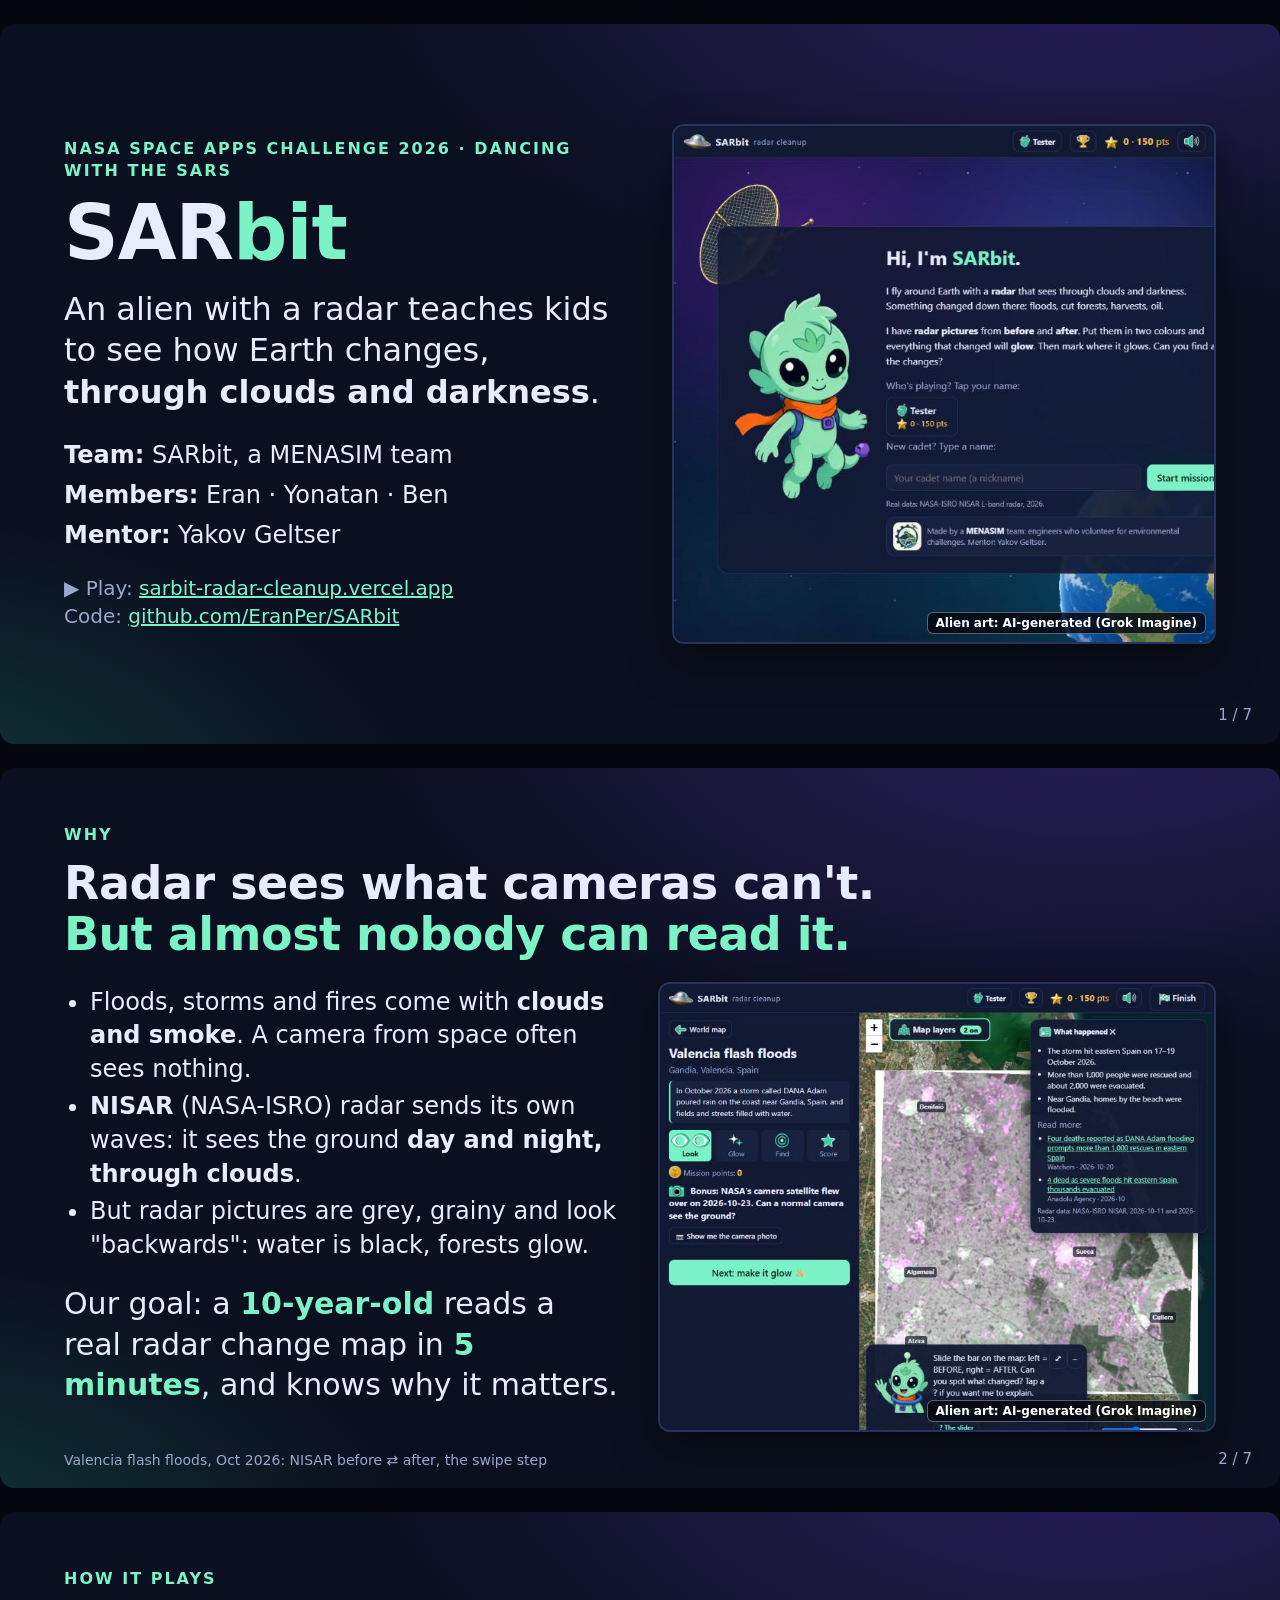
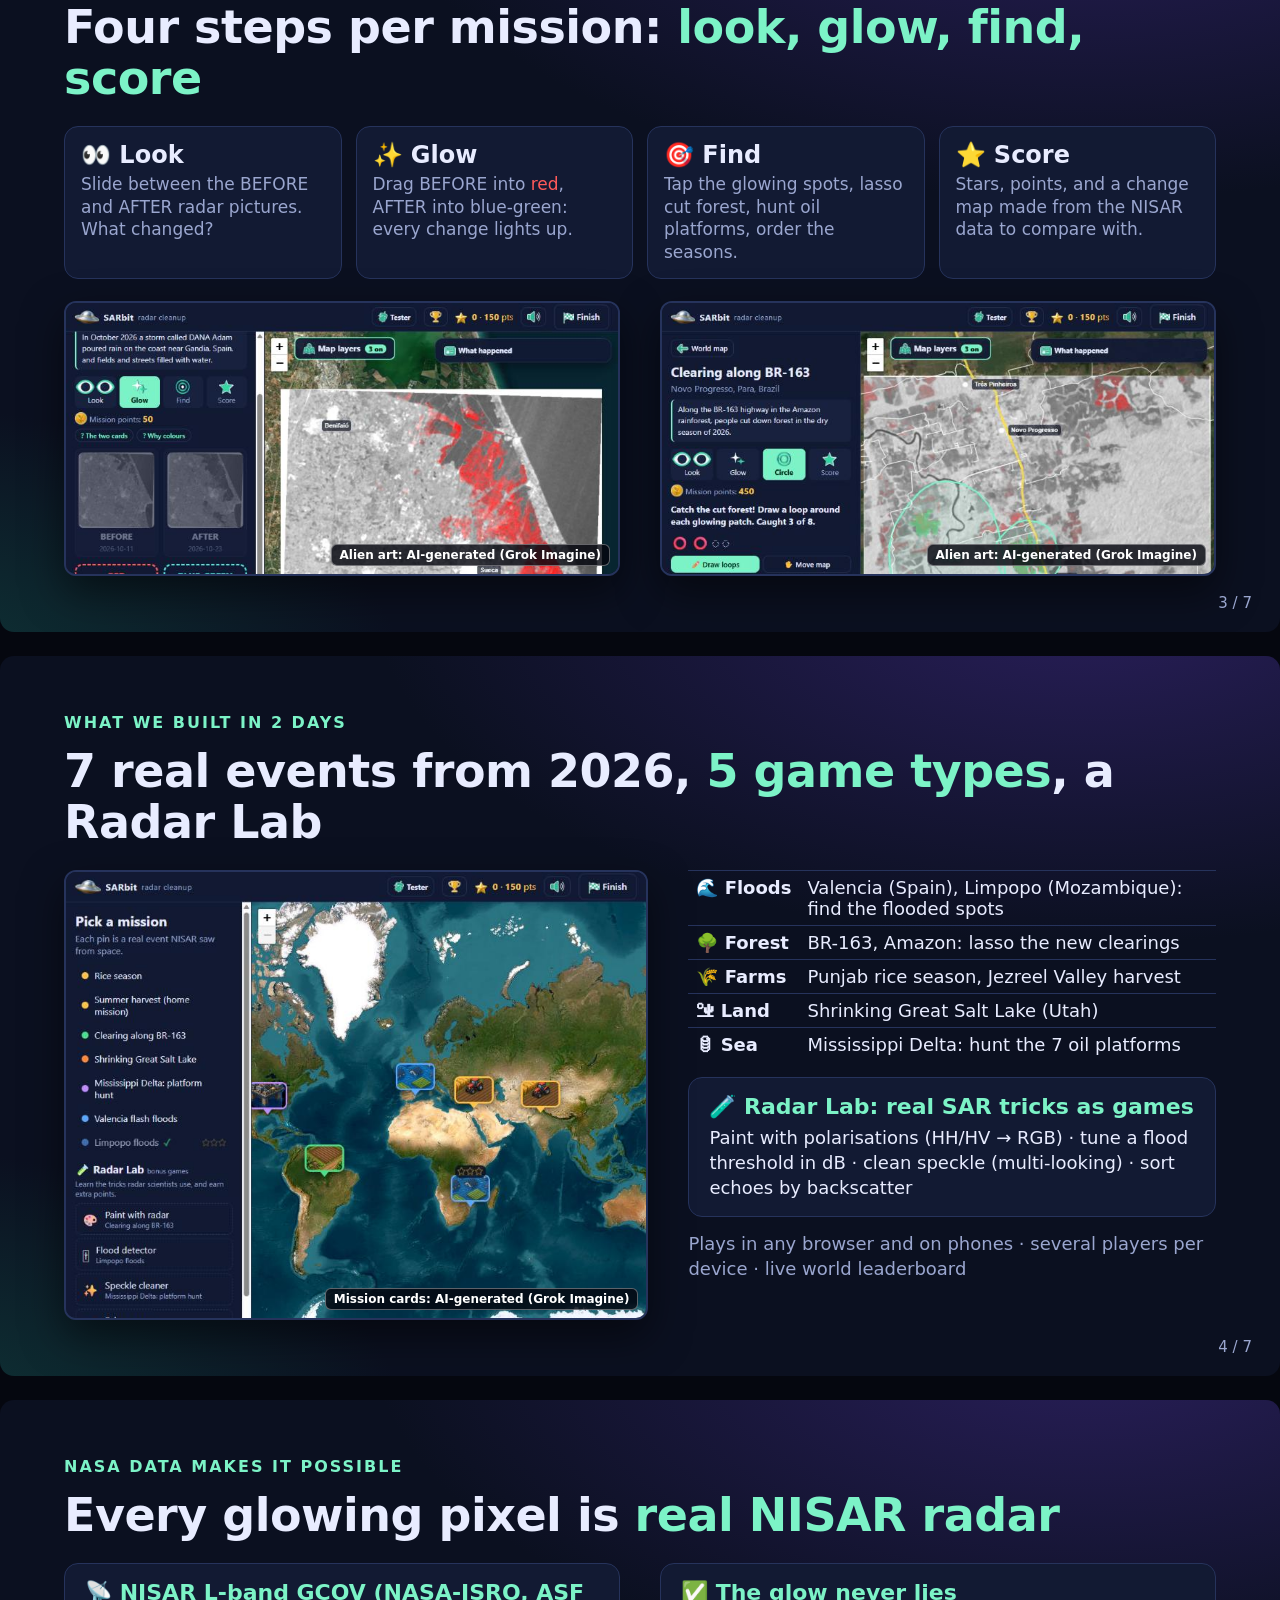
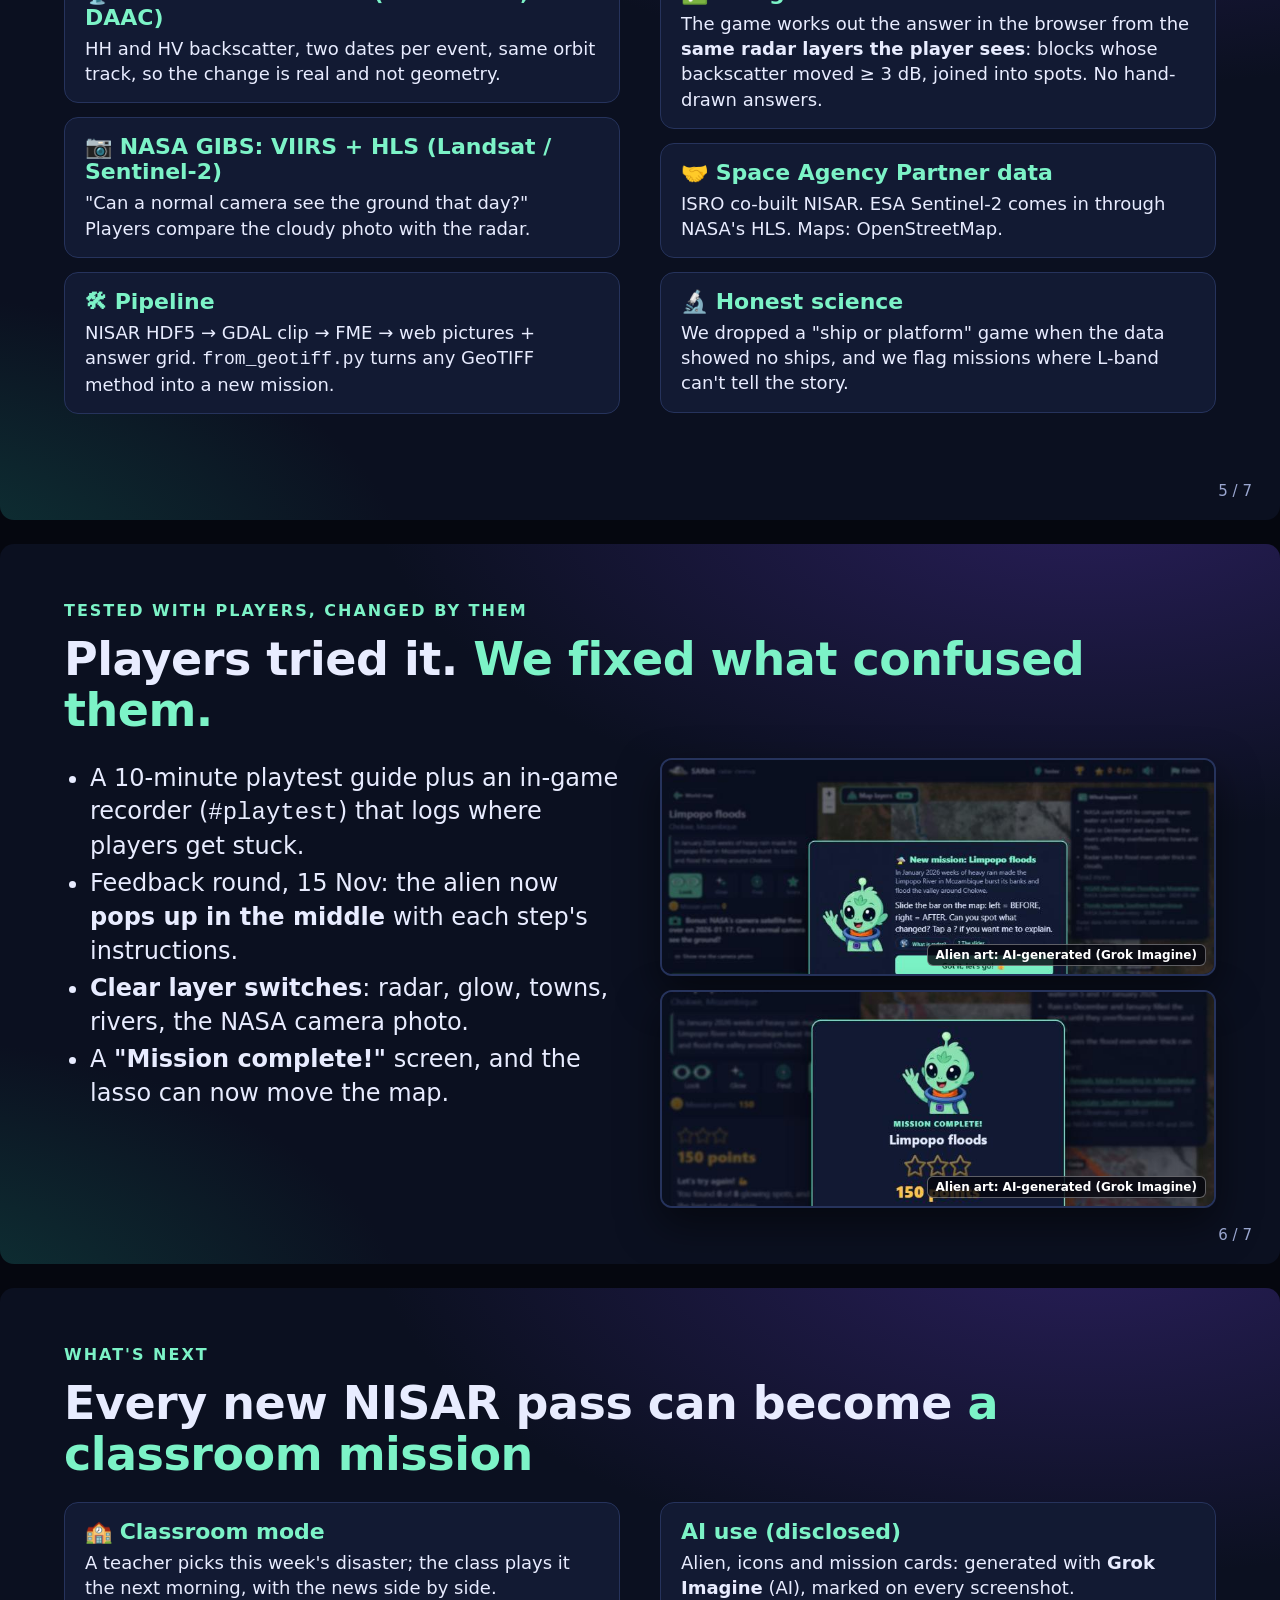
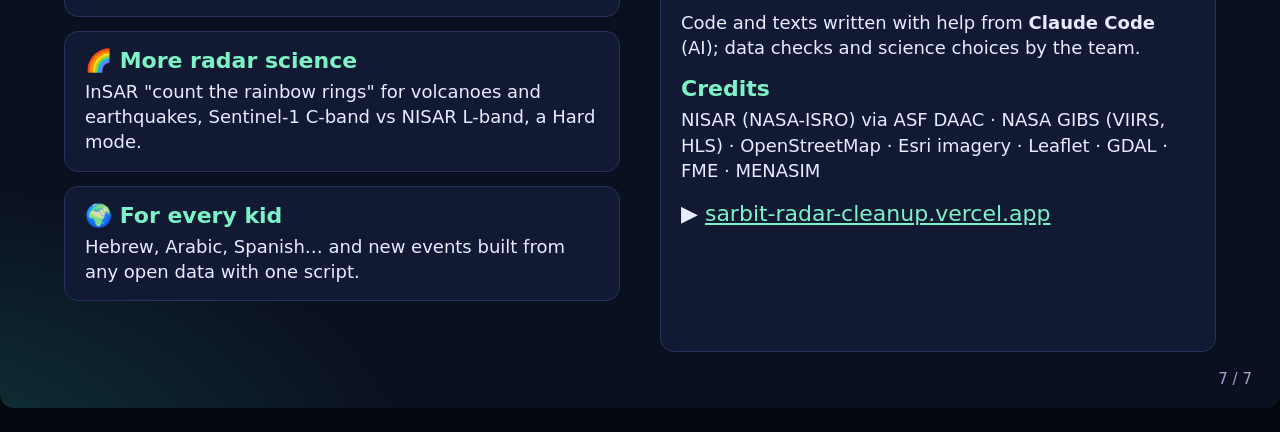
<file: public/pitch/index.html>
<!DOCTYPE html>
<html lang="en">
<head>
<meta charset="UTF-8">
<meta name="viewport" content="width=device-width, initial-scale=1.0">
<title>SARbit · Project Demo</title>
<meta name="description" content="SARbit: NASA Space Apps Challenge 2026 project demo (7 slides). Challenge: Dancing with the SARs.">
<link rel="icon" href="../art/ufo.webp" type="image/webp">
<meta property="og:type" content="website">
<meta property="og:title" content="SARbit · Project Demo (NASA Space Apps 2026)">
<meta property="og:description" content="7 slides: a kids' game that reads real NASA-ISRO NISAR radar. Challenge: Dancing with the SARs.">
<meta property="og:url" content="https://sarbit-radar-cleanup.vercel.app/pitch/">
<meta property="og:image" content="https://sarbit-radar-cleanup.vercel.app/pitch/img/glow.jpg">
<meta name="twitter:card" content="summary_large_image">
<style>
  :root { --bg: #0b1020; --panel: #121a33; --panel2: #18223f; --line: #26335c; --text: #e8ecff; --muted: #9aa6cf;
          --accent: #7cf3c7; --red: #ff5a5a; --gold: #ffc24a; --blue: #5aa8ff; }
  * { box-sizing: border-box; }
  html, body { margin: 0; background: #05070f; color: var(--text); font-family: system-ui, -apple-system, "Segoe UI", Roboto, sans-serif; }
  .deck { display: flex; flex-direction: column; align-items: center; gap: 24px; padding: 24px 0; }
  .slide { width: 1280px; height: 720px; flex: none; position: relative; overflow: hidden; border-radius: 14px;
           background: radial-gradient(1200px 600px at 85% -10%, #2a1f5c 0%, transparent 60%), radial-gradient(900px 500px at -10% 110%, #0f3a3a 0%, transparent 60%), var(--bg);
           padding: 56px 64px; display: flex; flex-direction: column; }
  .num { position: absolute; right: 28px; bottom: 20px; color: var(--muted); font-size: 15px; }
  .foot { position: absolute; left: 64px; bottom: 20px; color: var(--muted); font-size: 14px; }
  h1 { font-size: 76px; line-height: 1; margin: 0; letter-spacing: -1px; }
  h1 .acc, h2 .acc { color: var(--accent); }
  h2 { font-size: 46px; line-height: 1.1; margin: 0 0 22px; letter-spacing: -0.5px; }
  .kicker { color: var(--accent); font-weight: 800; letter-spacing: 2px; text-transform: uppercase; font-size: 16px; margin: 0 0 12px; }
  p, li { font-size: 24px; line-height: 1.4; }
  .muted { color: var(--muted); }
  .cols { display: flex; gap: 40px; flex: 1; min-height: 0; }
  .cols > * { min-width: 0; }
  .shot { position: relative; border-radius: 12px; overflow: hidden; border: 2px solid var(--line); box-shadow: 0 16px 40px rgba(0,0,0,.5); }
  .shot img { display: block; width: 100%; height: 100%; object-fit: cover; object-position: top left; }
  .ai { position: absolute; right: 8px; bottom: 8px; background: rgba(5,7,15,.82); color: #fff; font-size: 12px; font-weight: 700;
        padding: 3px 8px; border-radius: 6px; border: 1px solid rgba(255,255,255,.35); }
  .tag { display: inline-block; background: var(--panel2); border: 1px solid var(--line); border-radius: 999px; padding: 4px 14px; font-size: 18px; margin: 0 6px 8px 0; }
  .steps { display: grid; grid-template-columns: repeat(4, 1fr); gap: 14px; margin-bottom: 22px; }
  .step { background: var(--panel); border: 1px solid var(--line); border-radius: 14px; padding: 14px 16px; }
  .step b { display: block; font-size: 24px; margin-bottom: 4px; }
  .step > span { font-size: 17px; color: var(--muted); line-height: 1.35; display: block; }
  .card { background: var(--panel); border: 1px solid var(--line); border-radius: 14px; padding: 16px 20px; }
  .card h3 { margin: 0 0 6px; font-size: 22px; color: var(--accent); }
  .card p { margin: 0; font-size: 18px; color: var(--text); }
  ul.tight { margin: 0; padding-left: 26px; } ul.tight li { margin: 4px 0; }
  table { border-collapse: collapse; width: 100%; font-size: 18px; }
  td { padding: 6px 8px; border-top: 1px solid var(--line); vertical-align: top; }
  td:first-child { white-space: nowrap; font-weight: 700; }
  .big-q { font-size: 30px; line-height: 1.35; margin: 0 0 18px; }
  .acc { color: var(--accent); }
  .red { color: var(--red); } .gold { color: var(--gold); }
  a { color: var(--accent); }
  @media screen and (max-width: 1320px) { .deck { zoom: calc(100vw / 1330px); } }
  @media print {
    @page { size: 1280px 720px; margin: 0; }
    html, body { background: var(--bg); }
    .deck { padding: 0; gap: 0; display: block; zoom: 1 !important; }
    .slide { border-radius: 0; page-break-after: always; break-after: page; }
  }
</style>
</head>
<body>
<main class="deck">

<!-- 1 · title -->
<section class="slide">
  <div class="cols" style="align-items:center">
    <div style="flex:1.05">
      <p class="kicker">NASA Space Apps Challenge 2026 · Dancing with the SARs</p>
      <h1>SAR<span class="acc">bit</span></h1>
      <p style="font-size:32px;margin:18px 0 26px;line-height:1.3">An alien with a radar teaches kids to see how Earth changes, <b>through clouds and darkness</b>.</p>
      <p style="margin:0 0 6px"><b>Team:</b> SARbit, a MENASIM team</p>
      <p style="margin:0 0 6px"><b>Members:</b> Eran · Yonatan · Ben</p>
      <p style="margin:0 0 22px"><b>Mentor:</b> Yakov Geltser</p>
      <p class="muted" style="font-size:20px;margin:0">▶ Play: <a href="https://sarbit-radar-cleanup.vercel.app">sarbit-radar-cleanup.vercel.app</a><br>Code: <a href="https://github.com/EranPer/SARbit">github.com/EranPer/SARbit</a></p>
    </div>
    <div class="shot" style="flex:1;height:520px"><img src="img/intro.jpg" alt="SARbit start screen"><span class="ai">Alien art: AI-generated (Grok Imagine)</span></div>
  </div>
  <span class="num">1 / 7</span>
</section>

<!-- 2 · intro: the problem -->
<section class="slide">
  <p class="kicker">Why</p>
  <h2>Radar sees what cameras can't.<br><span class="acc">But almost nobody can read it.</span></h2>
  <div class="cols">
    <div style="flex:1">
      <ul class="tight">
        <li>Floods, storms and fires come with <b>clouds and smoke</b>. A camera from space often sees nothing.</li>
        <li><b>NISAR</b> (NASA-ISRO) radar sends its own waves: it sees the ground <b>day and night, through clouds</b>.</li>
        <li>But radar pictures are grey, grainy and look "backwards": water is black, forests glow.</li>
      </ul>
      <p class="big-q" style="margin-top:22px">Our goal: a <b class="acc">10-year-old</b> reads a real radar change map in <b class="acc">5 minutes</b>, and knows why it matters.</p>
    </div>
    <div class="shot" style="flex:1"><img src="img/look.jpg" alt="Valencia floods: before and after radar pictures with a slider"><span class="ai">Alien art: AI-generated (Grok Imagine)</span></div>
  </div>
  <span class="foot">Valencia flash floods, Oct 2026: NISAR before ⇄ after, the swipe step</span>
  <span class="num">2 / 7</span>
</section>

<!-- 3 · how it plays -->
<section class="slide">
  <p class="kicker">How it plays</p>
  <h2>Four steps per mission: <span class="acc">look, glow, find, score</span></h2>
  <div class="steps">
    <div class="step"><b>👀 Look</b><span>Slide between the BEFORE and AFTER radar pictures. What changed?</span></div>
    <div class="step"><b>✨ Glow</b><span>Drag BEFORE into <span class="red">red</span>, AFTER into blue-green: every change lights up.</span></div>
    <div class="step"><b>🎯 Find</b><span>Tap the glowing spots, lasso cut forest, hunt oil platforms, order the seasons.</span></div>
    <div class="step"><b>⭐ Score</b><span>Stars, points, and a change map made from the NISAR data to compare with.</span></div>
  </div>
  <div class="cols">
    <div class="shot" style="flex:1"><img src="img/glow.jpg" alt="The glow step: flooded fields glow red near Valencia"><span class="ai">Alien art: AI-generated (Grok Imagine)</span></div>
    <div class="shot" style="flex:1"><img src="img/lasso.jpg" alt="The lasso game: loops catch forest clearings along the BR-163 highway"><span class="ai">Alien art: AI-generated (Grok Imagine)</span></div>
  </div>
  <span class="num">3 / 7</span>
</section>

<!-- 4 · what's in it -->
<section class="slide">
  <p class="kicker">What we built in 2 days</p>
  <h2>7 real events from 2026, <span class="acc">5 game types</span>, a Radar Lab</h2>
  <div class="cols">
    <div class="shot" style="flex:1.1"><img src="img/world.jpg" alt="World map of SARbit missions"><span class="ai">Mission cards: AI-generated (Grok Imagine)</span></div>
    <div style="flex:1">
      <table>
        <tr><td>🌊 Floods</td><td>Valencia (Spain), Limpopo (Mozambique): find the flooded spots</td></tr>
        <tr><td>🌳 Forest</td><td>BR-163, Amazon: lasso the new clearings</td></tr>
        <tr><td>🌾 Farms</td><td>Punjab rice season, Jezreel Valley harvest</td></tr>
        <tr><td>🏜 Land</td><td>Shrinking Great Salt Lake (Utah)</td></tr>
        <tr><td>🛢 Sea</td><td>Mississippi Delta: hunt the 7 oil platforms</td></tr>
      </table>
      <div class="card" style="margin-top:16px"><h3>🧪 Radar Lab: real SAR tricks as games</h3>
        <p>Paint with polarisations (HH/HV → RGB) · tune a flood threshold in dB · clean speckle (multi-looking) · sort echoes by backscatter</p></div>
      <p class="muted" style="font-size:18px;margin-top:14px">Plays in any browser and on phones · several players per device · live world leaderboard</p>
    </div>
  </div>
  <span class="num">4 / 7</span>
</section>

<!-- 5 · NASA data -->
<section class="slide">
  <p class="kicker">NASA data makes it possible</p>
  <h2>Every glowing pixel is <span class="acc">real NISAR radar</span></h2>
  <div class="cols">
    <div style="flex:1;display:grid;gap:14px;align-content:start">
      <div class="card"><h3>📡 NISAR L-band GCOV (NASA-ISRO, ASF DAAC)</h3><p>HH and HV backscatter, two dates per event, same orbit track, so the change is real and not geometry.</p></div>
      <div class="card"><h3>📷 NASA GIBS: VIIRS + HLS (Landsat / Sentinel-2)</h3><p>"Can a normal camera see the ground that day?" Players compare the cloudy photo with the radar.</p></div>
      <div class="card"><h3>🛠 Pipeline</h3><p>NISAR HDF5 → GDAL clip → FME → web pictures + answer grid. <code>from_geotiff.py</code> turns any GeoTIFF method into a new mission.</p></div>
    </div>
    <div style="flex:1;display:grid;gap:14px;align-content:start">
      <div class="card"><h3>✅ The glow never lies</h3><p>The game works out the answer in the browser from the <b>same radar layers the player sees</b>: blocks whose backscatter moved ≥ 3 dB, joined into spots. No hand-drawn answers.</p></div>
      <div class="card"><h3>🤝 Space Agency Partner data</h3><p>ISRO co-built NISAR. ESA Sentinel-2 comes in through NASA's HLS. Maps: OpenStreetMap.</p></div>
      <div class="card"><h3>🔬 Honest science</h3><p>We dropped a "ship or platform" game when the data showed no ships, and we flag missions where L-band can't tell the story.</p></div>
    </div>
  </div>
  <span class="num">5 / 7</span>
</section>

<!-- 6 · tested with players -->
<section class="slide">
  <p class="kicker">Tested with players, changed by them</p>
  <h2>Players tried it. <span class="acc">We fixed what confused them.</span></h2>
  <div class="cols">
    <div style="flex:1">
      <ul class="tight">
        <li>A 10-minute playtest guide plus an in-game recorder (<code>#playtest</code>) that logs where players get stuck.</li>
        <li>Feedback round, 15 Nov: the alien now <b>pops up in the middle</b> with each step's instructions.</li>
        <li><b>Clear layer switches</b>: radar, glow, towns, rivers, the NASA camera photo.</li>
        <li>A <b>"Mission complete!"</b> screen, and the lasso can now move the map.</li>
      </ul>
    </div>
    <div style="flex:1;display:flex;flex-direction:column;gap:14px">
      <div class="shot" style="flex:1"><img src="img/popup.jpg" alt="The alien's instructions pop up in the middle of the screen"><span class="ai">Alien art: AI-generated (Grok Imagine)</span></div>
      <div class="shot" style="flex:1"><img src="img/done.jpg" alt="Mission complete pop-up with stars and points" style="object-position:center 30%"><span class="ai">Alien art: AI-generated (Grok Imagine)</span></div>
    </div>
  </div>
  <span class="num">6 / 7</span>
</section>

<!-- 7 · future -->
<section class="slide">
  <p class="kicker">What's next</p>
  <h2>Every new NISAR pass can become <span class="acc">a classroom mission</span></h2>
  <div class="cols">
    <div style="flex:1;display:grid;gap:14px;align-content:start">
      <div class="card"><h3>🏫 Classroom mode</h3><p>A teacher picks this week's disaster; the class plays it the next morning, with the news side by side.</p></div>
      <div class="card"><h3>🌈 More radar science</h3><p>InSAR "count the rainbow rings" for volcanoes and earthquakes, Sentinel-1 C-band vs NISAR L-band, a Hard mode.</p></div>
      <div class="card"><h3>🌍 For every kid</h3><p>Hebrew, Arabic, Spanish… and new events built from any open data with one script.</p></div>
    </div>
    <div style="flex:1">
      <div class="card" style="height:100%">
        <h3>AI use (disclosed)</h3>
        <p style="margin-bottom:10px">Alien, icons and mission cards: generated with <b>Grok Imagine</b> (AI), marked on every screenshot.</p>
        <p style="margin-bottom:10px">Code and texts written with help from <b>Claude Code</b> (AI); data checks and science choices by the team.</p>
        <h3 style="margin-top:16px">Credits</h3>
        <p>NISAR (NASA-ISRO) via ASF DAAC · NASA GIBS (VIIRS, HLS) · OpenStreetMap · Esri imagery · Leaflet · GDAL · FME · MENASIM</p>
        <p style="margin-top:16px;font-size:22px">▶ <a href="https://sarbit-radar-cleanup.vercel.app">sarbit-radar-cleanup.vercel.app</a></p>
      </div>
    </div>
  </div>
  <span class="num">7 / 7</span>
</section>

</main>
</body>
</html>
</file>
